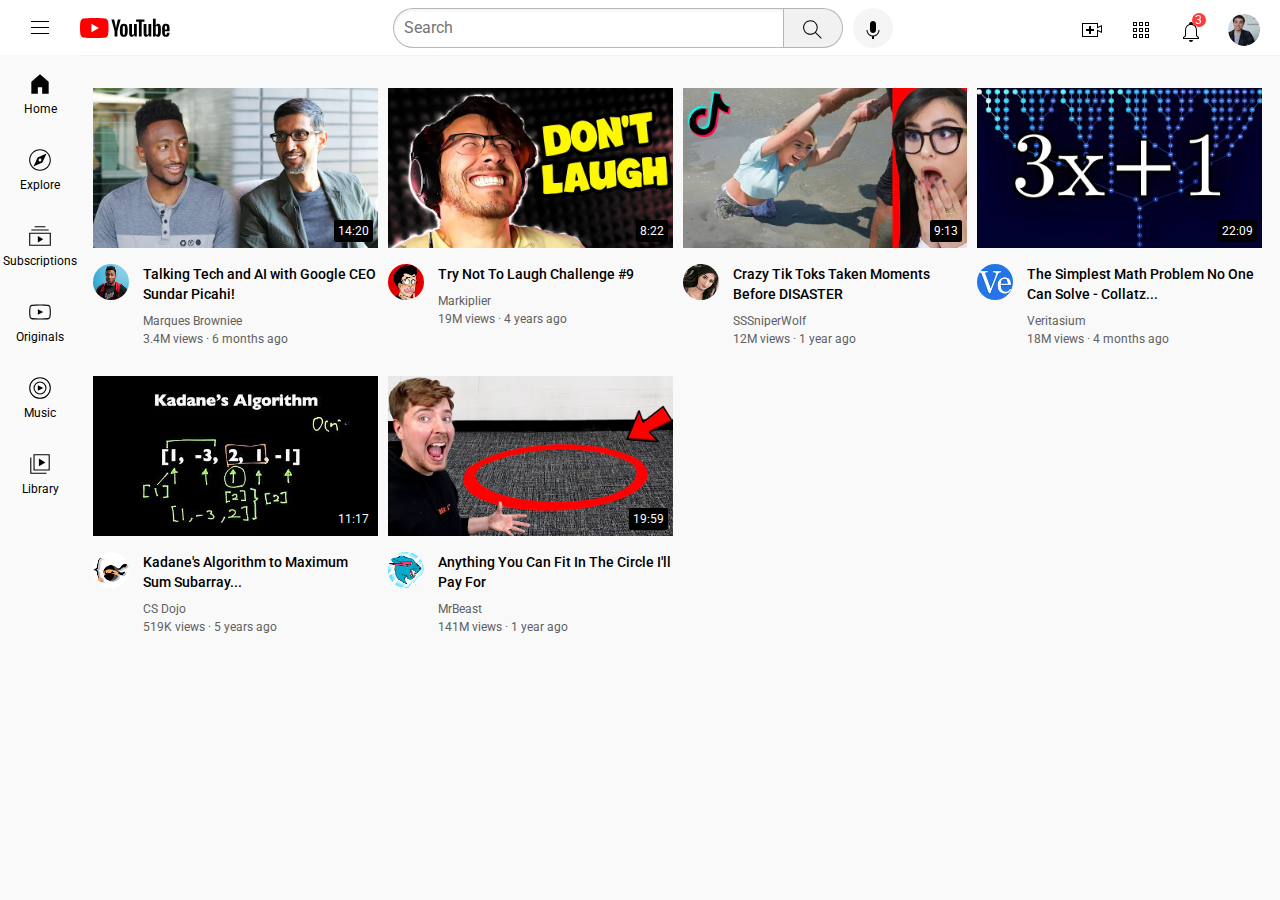
<file: index.html>
<!DOCTYPE html>
<html lang="en">
<head>
    <meta charset="UTF-8">
    <meta name="viewport" content="width=device-width, initial-scale=1.0">
    <title>(151) YouTube</title>
    <link rel="icon" type="image/png" href="icons/youtube-icon.png">
    <link href="https://fonts.googleapis.com/css2?family=Roboto:ital,wght@0,100..900;1,100..900&display=swap" rel="stylesheet">
    <link rel="stylesheet" href="styles/video.css">
    <link rel="stylesheet" href="styles/header.css">
    <link rel="stylesheet" href="styles/general.css">
    <link rel="stylesheet" href="styles/sidebar.css">
    <link rel="preconnect" href="https://fonts.googleapis.com">
    <link rel="preconnect" href="https://fonts.gstatic.com" crossorigin>
</head>
<body>

    <div class="header">
        <div class="left-section">
            <img class="hamburger-menu" src="icons/hamburger-menu.svg" alt="">
            <img class="youtube-logo" src="icons/youtube-logo.svg" alt="">
        </div>
        <div class="middle-section">
            <input class="search-bar" type="text" placeholder="Search">
            <button class="search-button">
                <img class="search-icon" src="icons/search.svg" alt="">
                <div class="tooltip">Search</div>
            </button>
            <button class="voice-search-button">
                <img class="voice-search-icon"src="icons/voice-search-icon.svg" alt="">
                <div class="tooltip">Search with your voice</div>
            </button>
        </div>
        <div class="right-section">
            <div class="upload-icon-container">
                <img class="upload-icon" src="icons/upload.svg" alt="">
                <div class="tooltip">Create</div>
            </div>
            <div class="youtube-apps-icon-container">
                <img class="youtube-apps-icon" src="icons/youtube-apps.svg" alt="">
                <div class="tooltip">YouTube Apps</div>
            </div>
            <div class="notification-icon-container">
                <img class="notifications-icon" src="icons/notifications.svg" alt="">
                <div class="notifications-count">3</div>
                <div class="tooltip">Notifications</div>
            </div>
            <img class="my-channel-icon" src="channel-pictures/my-channel.jpeg" alt="">
        </div>
    </div>

    <div class="sidebar">
        <div class="sidebar-link">
            <img src="icons/home.svg" alt="">
            <div>Home</div>
        </div>
        <div class="sidebar-link">
            <img src="icons/explore.svg" alt="">
            <div>Explore</div>
        </div>
        <div class="sidebar-link">
            <img src="icons/subscriptions.svg" alt="">
            <div>Subscriptions</div>
        </div>
        <div class="sidebar-link">
            <img src="icons/originals.svg" alt="">
            <div>Originals</div>
        </div>
        <div class="sidebar-link">
            <img src="icons/youtube-music.svg" alt="">
            <div>Music</div>
        </div>
        <div class="sidebar-link">
            <img src="icons/library.svg" alt="">
            <div>Library</div>
        </div>
    </div>


    <div class="video-grid">
        <div class="video-preview">
            <div class="thumbnail-row">
                <img class="thumbnail" src="thumbnails/thumbnail-1.webp" alt="">
                <div class="video-time">14:20</div>
            </div>
            <div class="video-info-grid">
                <div>
                    <img class="profile-picture"src="channel-pictures/channel-1.jpeg" alt="">
                </div>
                <div>
                    <p class="video-title">Talking Tech and AI with Google CEO Sundar Picahi!</p>
                    <p class="video-author">Marques Browniee</p>
                    <p class="video-stats">3.4M views &#183; 6 months ago</p>
                </div>
            </div>
        </div>
        <div class="video-preview">
            <div class="thumbnail-row">
                <img class="thumbnail" src="thumbnails/thumbnail-2.webp" alt="">
                <div class="video-time">8:22</div>
            </div>
            <div class="video-info-grid">
                <div>
                    <img class="profile-picture"src="channel-pictures/channel-2.jpeg" alt="">
                </div>
                <div>
                    <p class="video-title">Try Not To Laugh Challenge #9</p>
                    <p class="video-author">Markiplier</p>
                    <p class="video-stats">19M views &#183; 4 years ago</p>
                </div>
            </div>
        </div>
        <div class="video-preview">
            <div class="thumbnail-row">
                <img class="thumbnail" src="thumbnails/thumbnail-3.webp" alt="">
                <div class="video-time">9:13</div>
            </div>
            <div class="video-info-grid">
                <div>
                    <img class="profile-picture"src="channel-pictures/channel-3.jpeg" alt="">
                </div>
                <div>
                    <p class="video-title">Crazy Tik Toks Taken Moments Before DISASTER</p>
                    <p class="video-author">SSSniperWolf</p>
                    <p class="video-stats">12M views &#183; 1 year ago</p>
                </div>
            </div>
        </div>
        <div class="video-preview">
            <div class="thumbnail-row">
                <img class="thumbnail" src="thumbnails/thumbnail-4.webp" alt="">
                <div class="video-time">22:09</div>
            </div>
            <div class="video-info-grid">
                <div>
                    <img class="profile-picture"src="channel-pictures/channel-4.jpeg" alt="">
                </div>
                <div>
                    <p class="video-title">The Simplest Math Problem No One Can Solve - Collatz...</p>
                    <p class="video-author">Veritasium</p>
                    <p class="video-stats">18M views &#183; 4 months ago</p>
                </div>
            </div>
        </div>
        <div class="video-preview">
            <div class="thumbnail-row">
                <img class="thumbnail" src="thumbnails/thumbnail-5.webp" alt="">
                <div class="video-time">11:17</div>
            </div>
            <div class="video-info-grid">
                <div>
                    <img class="profile-picture"src="channel-pictures/channel-5.jpeg" alt="">
                </div>
                <div>
                    <p class="video-title">Kadane's Algorithm to Maximum Sum Subarray...</p>
                    <p class="video-author">CS Dojo</p>
                    <p class="video-stats">519K views &#183; 5 years ago</p>
                </div>
            </div>
        </div>
        <div class="video-preview">
            <div class="thumbnail-row">
                <img class="thumbnail" src="thumbnails/thumbnail-6.webp" alt="">
                <div class="video-time">19:59</div>
            </div>
            <div class="video-info-grid">
                <div>
                    <img class="profile-picture"src="channel-pictures/channel-6.jpeg" alt="">
                </div>
                <div>
                    <p class="video-title">Anything You Can Fit In The Circle I'll Pay For</p>
                    <p class="video-author">MrBeast</p>
                    <p class="video-stats">141M views &#183; 1 year ago</p>
                </div>
            </div>
        </div>
    </div>
</body>
</html>
</file>
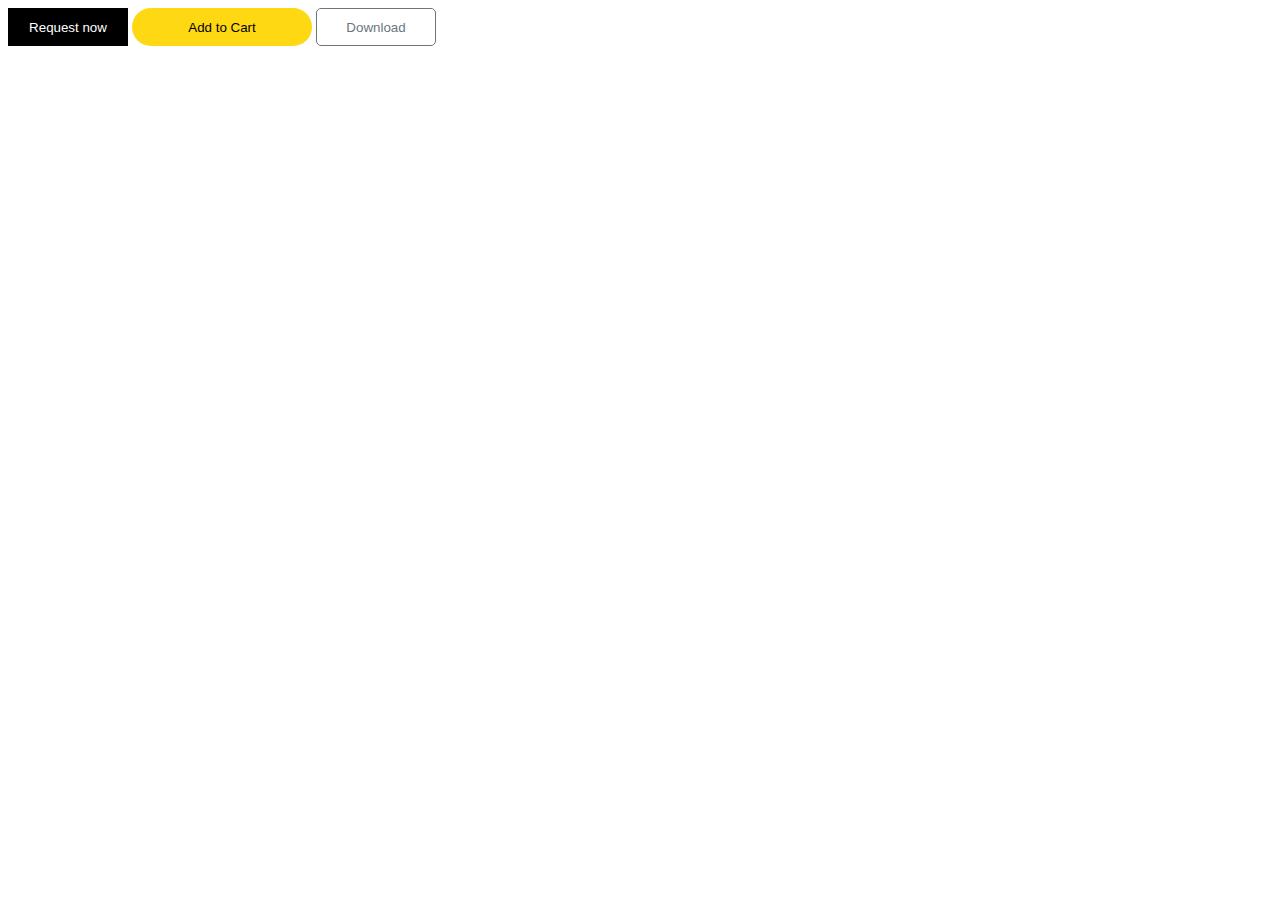
<file: css_basics.html>
<!DOCTYPE html>
<html lang="en">
<head>
    <meta charset="UTF-8">
    <meta name="viewport" content="width=device-width, initial-scale=1.0">
    <title>Document</title>
    <style>
        .uber-button {
            background-color: black;
            border:none;
            height: 38px;
            width: 120px;
            color:white;
            cursor: pointer;
        }

        .amazon-button {
            background-color: rgb(255,216,20);
            border:none;
            height: 38px;
            width: 180px;
            color:black;
            cursor: pointer;
            border-radius: 50px;
        }

        .bootstrap-button {
            background-color: white;
            border: 1px solid rgb(108,117,125);
            height: 38px;
            width: 120px;
            color:rgb(108,117,125);
            cursor: pointer;
            border-radius: 5px;
        }

    
    </style>
</head>
<body>
    <button class="uber-button">Request now</button>
    <button class="amazon-button">Add to Cart</button>
    <button class="bootstrap-button">Download</button>
</body>
</html>
</file>
<file: styles/video.css>
.thumbnail{
    display: inline-block;
    width: 100%;
}

.search-bar {
    display: block;
}

.video-title {
    margin-top: 0;
    font-size: 14px;
    font-weight: 500;
    line-height: 20px;
    margin-bottom: 10px;
}

.video-stats, .video-author {
    font-size: 12px;
    color:rgb(96,96,96);
}

.video-preview{
    margin-bottom: 30px;
}

.video-author {
    margin-bottom: 4px;
}

.video-info-grid {
    display: grid;
    grid-template-columns: 50px 1fr;
}

.profile-picture {
    width:36px;
    border-radius: 50%;
}

.thumbnail-row {
    margin-bottom: 12px;
    position: relative;
}

.video-time{
    font-family: Roboto, Arial;
    font-size:12px;
    position: absolute;
    bottom:10px;
    right:5px;
    color:white;
    background-color: black;
    padding: 4px;
    border-radius: 2px;
}

.video-grid {
    display: grid;
    grid-template-columns: 1fr 1fr 1fr 1fr 1fr 1fr;
    column-gap: 10px;

}


@media (max-width:1600px){
    .video-grid {
        grid-template-columns: 1fr 1fr 1fr 1fr;
    }
}

@media (max-width:1200px){
    .video-grid {
        grid-template-columns: 1fr 1fr 1fr ;
    }
}

@media (max-width:800px){
    .video-grid {
        grid-template-columns: 1fr 1fr ;
    }
}

@media (max-width:500px){
    .video-grid {
        grid-template-columns: 1fr;
    }
}
</file>
<file: styles/header.css>
.header {
    height:55px;
    display: flex;
    flex-direction: row;
    justify-content: space-between;
    background-color: white;
    position: fixed;
    top: 0;
    left: 0;
    right: 0;
    border-bottom: 1px solid rgb(240, 240, 240);
    z-index: 100;
}

.left-section {
    display: flex;
    justify-content: center;
    align-items: center;
}

.middle-section {
    flex: 1;
    margin-left: 70px;
    margin-right: 35px;
    max-width: 500px;
    display: flex;
    flex-direction: row;
    align-items: center;
}

.search-bar{
    flex:1;
    height: 36px;
    padding-left:10px;
    font-size: 16px;
    border:1px solid rgba(177, 177, 177, 0.916);
    border-radius:2px;
    box-shadow: inset 1px 2px 3px rgba(0,0,0,0.05);
    border-top-left-radius: 20px;
    border-bottom-left-radius: 20px;
    width:0;
}

.search-icon{
    padding-top:4px;
    height: 25px;
}


.search-bar::placeholder{
    font-family:Roboto, Arial;
}


.search-bar:focus{
    outline:none;
}

.search-button{
    height: 40px;
    width: 60px;
    background-color: rgb(241, 241, 241);
    border:1px solid rgba(177, 177, 177, 0.916);
    margin-left: -3px;
    border-top-right-radius: 20px;
    border-bottom-right-radius: 20px;
}

.search-button .tooltip, 
.voice-search-button .tooltip, 
.upload-icon-container .tooltip,
.youtube-apps-icon-container .tooltip,
.notification-icon-container .tooltip{
    position:absolute;
    background-color: rgb(160, 160, 160);
    color: white;
    padding:4px;
    border-radius: 2px;
    font-size: 12px;
    font-family: Roboto, Arial;
    bottom:-30px; 
    opacity: 0; 
    transition: opacity 0.15s;
    pointer-events: none;
    white-space: nowrap;

}

.search-button:hover .tooltip, 
.voice-search-button:hover .tooltip,
.upload-icon-container:hover .tooltip, 
.youtube-apps-icon-container:hover .tooltip,
.notification-icon-container:hover .tooltip{
    opacity: 1;
}

.search-button, 
.voice-search-button,
.upload-icon-container,
.youtube-apps-icon-container,
.notification-icon-container{
    position: relative;
    display: flex;
    justify-content: center;
    align-items: center;
    cursor: pointer;
}

.voice-search-button{
    height: 40px;
    width: 40px;
    border-radius: 20px;
    border:none;
    margin-left: 10px;
    background-color: rgb(245, 245, 245);
}


.voice-search-icon{
    height: 24px;
    padding-top:4px;
}

.hamburger-menu {
    height: 24px;
    margin: 0px 28px;
    cursor: pointer;
}
.youtube-logo {
    height: 20px;
    cursor: pointer;
}

.right-section {
    width: 180px;
    display: flex;
    align-items: center;
    justify-content: space-between;
    margin-right: 20px;
    flex-shrink:0;
    
}

.upload-icon, .youtube-apps-icon, .notifications-icon {
    height: 24px;
    padding-top:4px;
}

.my-channel-icon{
    height: 32px;
    border-radius: 16px;
    cursor: pointer;
    padding-top: 5px;
}

.notification-icon-container{
    position: relative;
    padding-top: 5px;
}

.notifications-count{
    font-family: Roboto, Arial;
    font-size: 12px;
    position:absolute;
    top: 2px;
    right:-3px;
    background-color: rgb(255, 59, 59);
    color: white;
    width: 14px;
    border-radius: 100%;
    text-align: center;

}
</file>
<file: styles/general.css>
p {
    font-family: Roboto, Arial;
    margin-top: 0;
    margin-bottom: 0;
}

body {
    margin: 60;
    padding-top: 80px;
    padding-left:85px;
    padding-right: 10px;
    background-color:rgb(249, 249, 249);
}
</file>
<file: styles/sidebar.css>
.sidebar{
    background-color: rgb(250, 250, 250);
    position: fixed;
    left:0;
    bottom:0;
    top: 55px;
    width: 80px;
    z-index:200;
}

.sidebar-link{
    height: 76px;
    display: flex;
    flex-direction: column;
    justify-content: center;
    align-items: center;
    cursor: pointer;
}

.sidebar-link:hover{
    background-color: rgb(235, 235, 235);
}

.sidebar-link img {
    height: 26px;
}

.sidebar-link div {
    padding-top:5px;
    font-size: 12px;
    font-family: Roboto, Arial;
}
</file>
